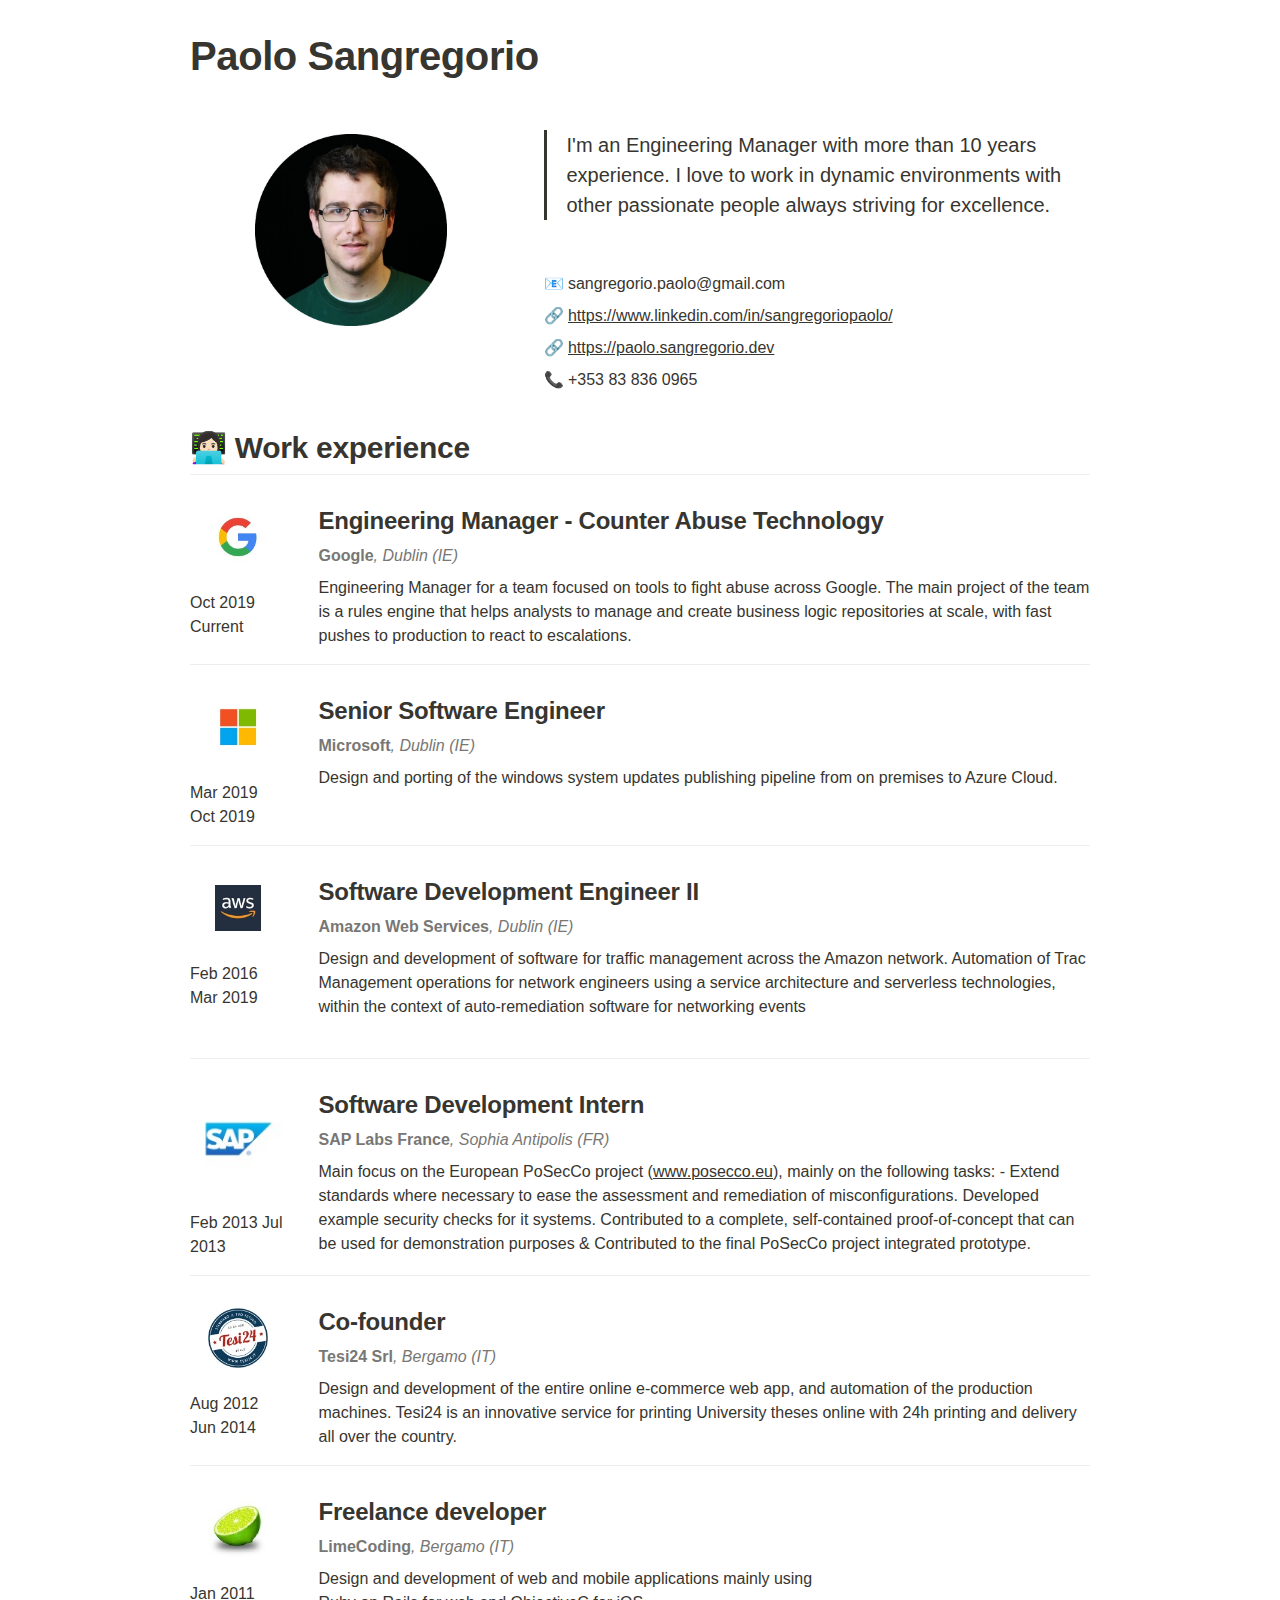
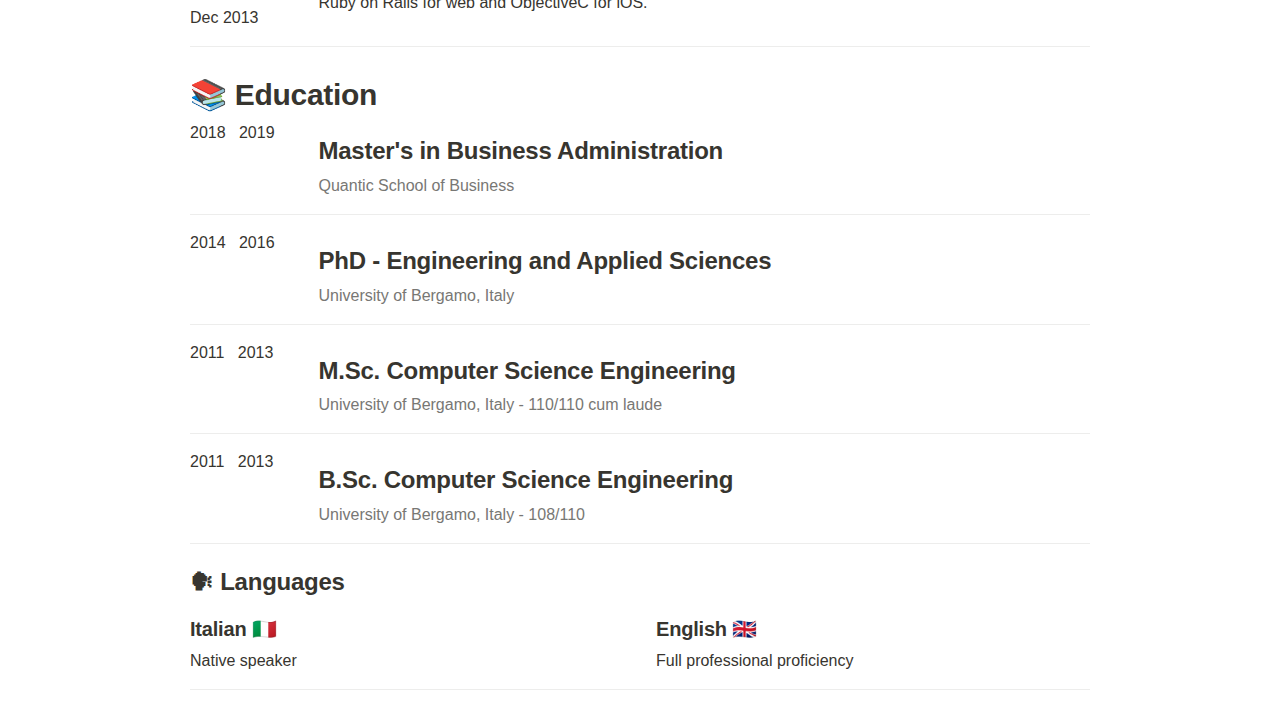
<file: index.html>
<html><head><meta http-equiv="Content-Type" content="text/html; charset=utf-8"/><title>Paolo Sangregorio</title><style>
/* cspell:disable-file */
/* webkit printing magic: print all background colors */
html {
	-webkit-print-color-adjust: exact;
}
* {
	box-sizing: border-box;
	-webkit-print-color-adjust: exact;
}

html,
body {
	margin: 0;
	padding: 0;
}
@media only screen {
	body {
		margin: 2em auto;
		max-width: 900px;
		color: rgb(55, 53, 47);
	}
}

body {
	line-height: 1.5;
	white-space: pre-wrap;
}

a,
a.visited {
	color: inherit;
	text-decoration: underline;
}

.pdf-relative-link-path {
	font-size: 80%;
	color: #444;
}

h1,
h2,
h3 {
	letter-spacing: -0.01em;
	line-height: 1.2;
	font-weight: 600;
	margin-bottom: 0;
}

.page-title {
	font-size: 2.5rem;
	font-weight: 700;
	margin-top: 0;
	margin-bottom: 0.75em;
}

h1 {
	font-size: 1.875rem;
	margin-top: 1.875rem;
}

h2 {
	font-size: 1.5rem;
	margin-top: 1.5rem;
}

h3 {
	font-size: 1.25rem;
	margin-top: 1.25rem;
}

.source {
	border: 1px solid #ddd;
	border-radius: 3px;
	padding: 1.5em;
	word-break: break-all;
}

.callout {
	border-radius: 3px;
	padding: 1rem;
}

figure {
	margin: 1.25em 0;
	page-break-inside: avoid;
}

figcaption {
	opacity: 0.5;
	font-size: 85%;
	margin-top: 0.5em;
}

mark {
	background-color: transparent;
}

.indented {
	padding-left: 1.5em;
}

hr {
	background: transparent;
	display: block;
	width: 100%;
	height: 1px;
	visibility: visible;
	border: none;
	border-bottom: 1px solid rgba(55, 53, 47, 0.09);
}

img {
	max-width: 100%;
}

@media only print {
	img {
		max-height: 100vh;
		object-fit: contain;
	}
}

@page {
	margin: 1in;
}

.collection-content {
	font-size: 0.875rem;
}

.column-list {
	display: flex;
	justify-content: space-between;
}

.column {
	padding: 0 1em;
}

.column:first-child {
	padding-left: 0;
}

.column:last-child {
	padding-right: 0;
}

.table_of_contents-item {
	display: block;
	font-size: 0.875rem;
	line-height: 1.3;
	padding: 0.125rem;
}

.table_of_contents-indent-1 {
	margin-left: 1.5rem;
}

.table_of_contents-indent-2 {
	margin-left: 3rem;
}

.table_of_contents-indent-3 {
	margin-left: 4.5rem;
}

.table_of_contents-link {
	text-decoration: none;
	opacity: 0.7;
	border-bottom: 1px solid rgba(55, 53, 47, 0.18);
}

table,
th,
td {
	border: 1px solid rgba(55, 53, 47, 0.09);
	border-collapse: collapse;
}

table {
	border-left: none;
	border-right: none;
}

th,
td {
	font-weight: normal;
	padding: 0.25em 0.5em;
	line-height: 1.5;
	min-height: 1.5em;
	text-align: left;
}

th {
	color: rgba(55, 53, 47, 0.6);
}

ol,
ul {
	margin: 0;
	margin-block-start: 0.6em;
	margin-block-end: 0.6em;
}

li > ol:first-child,
li > ul:first-child {
	margin-block-start: 0.6em;
}

ul > li {
	list-style: disc;
}

ul.to-do-list {
	text-indent: -1.7em;
}

ul.to-do-list > li {
	list-style: none;
}

.to-do-children-checked {
	text-decoration: line-through;
	opacity: 0.375;
}

ul.toggle > li {
	list-style: none;
}

ul {
	padding-inline-start: 1.7em;
}

ul > li {
	padding-left: 0.1em;
}

ol {
	padding-inline-start: 1.6em;
}

ol > li {
	padding-left: 0.2em;
}

.mono ol {
	padding-inline-start: 2em;
}

.mono ol > li {
	text-indent: -0.4em;
}

.toggle {
	padding-inline-start: 0em;
	list-style-type: none;
}

/* Indent toggle children */
.toggle > li > details {
	padding-left: 1.7em;
}

.toggle > li > details > summary {
	margin-left: -1.1em;
}

.selected-value {
	display: inline-block;
	padding: 0 0.5em;
	background: rgba(206, 205, 202, 0.5);
	border-radius: 3px;
	margin-right: 0.5em;
	margin-top: 0.3em;
	margin-bottom: 0.3em;
	white-space: nowrap;
}

.collection-title {
	display: inline-block;
	margin-right: 1em;
}

.simple-table {
	margin-top: 1em;
	font-size: 0.875rem;
	empty-cells: show;
}
.simple-table td {
	height: 29px;
	min-width: 120px;
}

.simple-table th {
	height: 29px;
	min-width: 120px;
}

.simple-table-header-color {
	background: rgb(247, 246, 243);
	color: black;
}
.simple-table-header {
	font-weight: 500;
}

time {
	opacity: 0.5;
}

.icon {
	display: inline-block;
	max-width: 1.2em;
	max-height: 1.2em;
	text-decoration: none;
	vertical-align: text-bottom;
	margin-right: 0.5em;
}

img.icon {
	border-radius: 3px;
}

.user-icon {
	width: 1.5em;
	height: 1.5em;
	border-radius: 100%;
	margin-right: 0.5rem;
}

.user-icon-inner {
	font-size: 0.8em;
}

.text-icon {
	border: 1px solid #000;
	text-align: center;
}

.page-cover-image {
	display: block;
	object-fit: cover;
	width: 100%;
	max-height: 30vh;
}

.page-header-icon {
	font-size: 3rem;
	margin-bottom: 1rem;
}

.page-header-icon-with-cover {
	margin-top: -0.72em;
	margin-left: 0.07em;
}

.page-header-icon img {
	border-radius: 3px;
}

.link-to-page {
	margin: 1em 0;
	padding: 0;
	border: none;
	font-weight: 500;
}

p > .user {
	opacity: 0.5;
}

td > .user,
td > time {
	white-space: nowrap;
}

input[type="checkbox"] {
	transform: scale(1.5);
	margin-right: 0.6em;
	vertical-align: middle;
}

p {
	margin-top: 0.5em;
	margin-bottom: 0.5em;
}

.image {
	border: none;
	margin: 1.5em 0;
	padding: 0;
	border-radius: 0;
	text-align: center;
}

.code,
code {
	background: rgba(135, 131, 120, 0.15);
	border-radius: 3px;
	padding: 0.2em 0.4em;
	border-radius: 3px;
	font-size: 85%;
	tab-size: 2;
}

code {
	color: #eb5757;
}

.code {
	padding: 1.5em 1em;
}

.code-wrap {
	white-space: pre-wrap;
	word-break: break-all;
}

.code > code {
	background: none;
	padding: 0;
	font-size: 100%;
	color: inherit;
}

blockquote {
	font-size: 1.25em;
	margin: 1em 0;
	padding-left: 1em;
	border-left: 3px solid rgb(55, 53, 47);
}

.bookmark {
	text-decoration: none;
	max-height: 8em;
	padding: 0;
	display: flex;
	width: 100%;
	align-items: stretch;
}

.bookmark-title {
	font-size: 0.85em;
	overflow: hidden;
	text-overflow: ellipsis;
	height: 1.75em;
	white-space: nowrap;
}

.bookmark-text {
	display: flex;
	flex-direction: column;
}

.bookmark-info {
	flex: 4 1 180px;
	padding: 12px 14px 14px;
	display: flex;
	flex-direction: column;
	justify-content: space-between;
}

.bookmark-image {
	width: 33%;
	flex: 1 1 180px;
	display: block;
	position: relative;
	object-fit: cover;
	border-radius: 1px;
}

.bookmark-description {
	color: rgba(55, 53, 47, 0.6);
	font-size: 0.75em;
	overflow: hidden;
	max-height: 4.5em;
	word-break: break-word;
}

.bookmark-href {
	font-size: 0.75em;
	margin-top: 0.25em;
}

.sans { font-family: ui-sans-serif, -apple-system, BlinkMacSystemFont, "Segoe UI", Helvetica, "Apple Color Emoji", Arial, sans-serif, "Segoe UI Emoji", "Segoe UI Symbol"; }
.code { font-family: "SFMono-Regular", Menlo, Consolas, "PT Mono", "Liberation Mono", Courier, monospace; }
.serif { font-family: Lyon-Text, Georgia, ui-serif, serif; }
.mono { font-family: iawriter-mono, Nitti, Menlo, Courier, monospace; }
.pdf .sans { font-family: Inter, ui-sans-serif, -apple-system, BlinkMacSystemFont, "Segoe UI", Helvetica, "Apple Color Emoji", Arial, sans-serif, "Segoe UI Emoji", "Segoe UI Symbol", 'Twemoji', 'Noto Color Emoji', 'Noto Sans CJK JP'; }
.pdf:lang(zh-CN) .sans { font-family: Inter, ui-sans-serif, -apple-system, BlinkMacSystemFont, "Segoe UI", Helvetica, "Apple Color Emoji", Arial, sans-serif, "Segoe UI Emoji", "Segoe UI Symbol", 'Twemoji', 'Noto Color Emoji', 'Noto Sans CJK SC'; }
.pdf:lang(zh-TW) .sans { font-family: Inter, ui-sans-serif, -apple-system, BlinkMacSystemFont, "Segoe UI", Helvetica, "Apple Color Emoji", Arial, sans-serif, "Segoe UI Emoji", "Segoe UI Symbol", 'Twemoji', 'Noto Color Emoji', 'Noto Sans CJK TC'; }
.pdf:lang(ko-KR) .sans { font-family: Inter, ui-sans-serif, -apple-system, BlinkMacSystemFont, "Segoe UI", Helvetica, "Apple Color Emoji", Arial, sans-serif, "Segoe UI Emoji", "Segoe UI Symbol", 'Twemoji', 'Noto Color Emoji', 'Noto Sans CJK KR'; }
.pdf .code { font-family: Source Code Pro, "SFMono-Regular", Menlo, Consolas, "PT Mono", "Liberation Mono", Courier, monospace, 'Twemoji', 'Noto Color Emoji', 'Noto Sans Mono CJK JP'; }
.pdf:lang(zh-CN) .code { font-family: Source Code Pro, "SFMono-Regular", Menlo, Consolas, "PT Mono", "Liberation Mono", Courier, monospace, 'Twemoji', 'Noto Color Emoji', 'Noto Sans Mono CJK SC'; }
.pdf:lang(zh-TW) .code { font-family: Source Code Pro, "SFMono-Regular", Menlo, Consolas, "PT Mono", "Liberation Mono", Courier, monospace, 'Twemoji', 'Noto Color Emoji', 'Noto Sans Mono CJK TC'; }
.pdf:lang(ko-KR) .code { font-family: Source Code Pro, "SFMono-Regular", Menlo, Consolas, "PT Mono", "Liberation Mono", Courier, monospace, 'Twemoji', 'Noto Color Emoji', 'Noto Sans Mono CJK KR'; }
.pdf .serif { font-family: PT Serif, Lyon-Text, Georgia, ui-serif, serif, 'Twemoji', 'Noto Color Emoji', 'Noto Serif CJK JP'; }
.pdf:lang(zh-CN) .serif { font-family: PT Serif, Lyon-Text, Georgia, ui-serif, serif, 'Twemoji', 'Noto Color Emoji', 'Noto Serif CJK SC'; }
.pdf:lang(zh-TW) .serif { font-family: PT Serif, Lyon-Text, Georgia, ui-serif, serif, 'Twemoji', 'Noto Color Emoji', 'Noto Serif CJK TC'; }
.pdf:lang(ko-KR) .serif { font-family: PT Serif, Lyon-Text, Georgia, ui-serif, serif, 'Twemoji', 'Noto Color Emoji', 'Noto Serif CJK KR'; }
.pdf .mono { font-family: PT Mono, iawriter-mono, Nitti, Menlo, Courier, monospace, 'Twemoji', 'Noto Color Emoji', 'Noto Sans Mono CJK JP'; }
.pdf:lang(zh-CN) .mono { font-family: PT Mono, iawriter-mono, Nitti, Menlo, Courier, monospace, 'Twemoji', 'Noto Color Emoji', 'Noto Sans Mono CJK SC'; }
.pdf:lang(zh-TW) .mono { font-family: PT Mono, iawriter-mono, Nitti, Menlo, Courier, monospace, 'Twemoji', 'Noto Color Emoji', 'Noto Sans Mono CJK TC'; }
.pdf:lang(ko-KR) .mono { font-family: PT Mono, iawriter-mono, Nitti, Menlo, Courier, monospace, 'Twemoji', 'Noto Color Emoji', 'Noto Sans Mono CJK KR'; }
.highlight-default {
	color: rgba(55, 53, 47, 1);
}
.highlight-gray {
	color: rgba(120, 119, 116, 1);
	fill: rgba(120, 119, 116, 1);
}
.highlight-brown {
	color: rgba(159, 107, 83, 1);
	fill: rgba(159, 107, 83, 1);
}
.highlight-orange {
	color: rgba(217, 115, 13, 1);
	fill: rgba(217, 115, 13, 1);
}
.highlight-yellow {
	color: rgba(203, 145, 47, 1);
	fill: rgba(203, 145, 47, 1);
}
.highlight-teal {
	color: rgba(68, 131, 97, 1);
	fill: rgba(68, 131, 97, 1);
}
.highlight-blue {
	color: rgba(51, 126, 169, 1);
	fill: rgba(51, 126, 169, 1);
}
.highlight-purple {
	color: rgba(144, 101, 176, 1);
	fill: rgba(144, 101, 176, 1);
}
.highlight-pink {
	color: rgba(193, 76, 138, 1);
	fill: rgba(193, 76, 138, 1);
}
.highlight-red {
	color: rgba(212, 76, 71, 1);
	fill: rgba(212, 76, 71, 1);
}
.highlight-gray_background {
	background: rgba(241, 241, 239, 1);
}
.highlight-brown_background {
	background: rgba(244, 238, 238, 1);
}
.highlight-orange_background {
	background: rgba(251, 236, 221, 1);
}
.highlight-yellow_background {
	background: rgba(251, 243, 219, 1);
}
.highlight-teal_background {
	background: rgba(237, 243, 236, 1);
}
.highlight-blue_background {
	background: rgba(231, 243, 248, 1);
}
.highlight-purple_background {
	background: rgba(244, 240, 247, 0.8);
}
.highlight-pink_background {
	background: rgba(249, 238, 243, 0.8);
}
.highlight-red_background {
	background: rgba(253, 235, 236, 1);
}
.block-color-default {
	color: inherit;
	fill: inherit;
}
.block-color-gray {
	color: rgba(120, 119, 116, 1);
	fill: rgba(120, 119, 116, 1);
}
.block-color-brown {
	color: rgba(159, 107, 83, 1);
	fill: rgba(159, 107, 83, 1);
}
.block-color-orange {
	color: rgba(217, 115, 13, 1);
	fill: rgba(217, 115, 13, 1);
}
.block-color-yellow {
	color: rgba(203, 145, 47, 1);
	fill: rgba(203, 145, 47, 1);
}
.block-color-teal {
	color: rgba(68, 131, 97, 1);
	fill: rgba(68, 131, 97, 1);
}
.block-color-blue {
	color: rgba(51, 126, 169, 1);
	fill: rgba(51, 126, 169, 1);
}
.block-color-purple {
	color: rgba(144, 101, 176, 1);
	fill: rgba(144, 101, 176, 1);
}
.block-color-pink {
	color: rgba(193, 76, 138, 1);
	fill: rgba(193, 76, 138, 1);
}
.block-color-red {
	color: rgba(212, 76, 71, 1);
	fill: rgba(212, 76, 71, 1);
}
.block-color-gray_background {
	background: rgba(241, 241, 239, 1);
}
.block-color-brown_background {
	background: rgba(244, 238, 238, 1);
}
.block-color-orange_background {
	background: rgba(251, 236, 221, 1);
}
.block-color-yellow_background {
	background: rgba(251, 243, 219, 1);
}
.block-color-teal_background {
	background: rgba(237, 243, 236, 1);
}
.block-color-blue_background {
	background: rgba(231, 243, 248, 1);
}
.block-color-purple_background {
	background: rgba(244, 240, 247, 0.8);
}
.block-color-pink_background {
	background: rgba(249, 238, 243, 0.8);
}
.block-color-red_background {
	background: rgba(253, 235, 236, 1);
}
.select-value-color-pink { background-color: rgba(245, 224, 233, 1); }
.select-value-color-purple { background-color: rgba(232, 222, 238, 1); }
.select-value-color-green { background-color: rgba(219, 237, 219, 1); }
.select-value-color-gray { background-color: rgba(227, 226, 224, 1); }
.select-value-color-opaquegray { background-color: rgba(255, 255, 255, 0.0375); }
.select-value-color-orange { background-color: rgba(250, 222, 201, 1); }
.select-value-color-brown { background-color: rgba(238, 224, 218, 1); }
.select-value-color-red { background-color: rgba(255, 226, 221, 1); }
.select-value-color-yellow { background-color: rgba(253, 236, 200, 1); }
.select-value-color-blue { background-color: rgba(211, 229, 239, 1); }

.checkbox {
	display: inline-flex;
	vertical-align: text-bottom;
	width: 16;
	height: 16;
	background-size: 16px;
	margin-left: 2px;
	margin-right: 5px;
}

.checkbox-on {
	background-image: url("data:image/svg+xml;charset=UTF-8,%3Csvg%20width%3D%2216%22%20height%3D%2216%22%20viewBox%3D%220%200%2016%2016%22%20fill%3D%22none%22%20xmlns%3D%22http%3A%2F%2Fwww.w3.org%2F2000%2Fsvg%22%3E%0A%3Crect%20width%3D%2216%22%20height%3D%2216%22%20fill%3D%22%2358A9D7%22%2F%3E%0A%3Cpath%20d%3D%22M6.71429%2012.2852L14%204.9995L12.7143%203.71436L6.71429%209.71378L3.28571%206.2831L2%207.57092L6.71429%2012.2852Z%22%20fill%3D%22white%22%2F%3E%0A%3C%2Fsvg%3E");
}

.checkbox-off {
	background-image: url("data:image/svg+xml;charset=UTF-8,%3Csvg%20width%3D%2216%22%20height%3D%2216%22%20viewBox%3D%220%200%2016%2016%22%20fill%3D%22none%22%20xmlns%3D%22http%3A%2F%2Fwww.w3.org%2F2000%2Fsvg%22%3E%0A%3Crect%20x%3D%220.75%22%20y%3D%220.75%22%20width%3D%2214.5%22%20height%3D%2214.5%22%20fill%3D%22white%22%20stroke%3D%22%2336352F%22%20stroke-width%3D%221.5%22%2F%3E%0A%3C%2Fsvg%3E");
}
	
</style></head><body><article id="7c31502c-984b-4027-a5e6-9326cf17216b" class="page sans"><header><h1 class="page-title">Paolo Sangregorio</h1></header><div class="page-body"><div id="283fcf0a-f445-496d-8139-b8770068050e" class="column-list"><div id="6c1b7695-562c-40e3-a896-05227d2fd403" style="width:37.5%" class="column"><figure id="eb82a324-2279-452c-97b6-99cbd7ae3fd1" class="image"><a href="Paolo%20Sangregorio%207c31502c984b4027a5e69326cf17216b/Untitled_2.jpg"><img style="width:192px" src="Paolo%20Sangregorio%207c31502c984b4027a5e69326cf17216b/Untitled_2.jpg"/></a></figure></div><div id="a0cf2ec1-0ee9-481f-84e8-a327a1f4b2e1" style="width:62.5%" class="column"><blockquote id="71005b8b-6b54-4460-aaf0-579f7ab73efd" class="">I&#x27;m an Engineering Manager with more than 10 years experience. I love to work in dynamic environments with other passionate people always striving for excellence.</blockquote><p id="acfcab7c-fe51-4b29-9896-3ac6558291b9" class="">
</p><p id="1fbee413-762d-4bf6-b0b7-0b05d7f0ff46" class="">📧 sangregorio.paolo@gmail.com</p><p id="633228d3-b7fd-4b1f-ba83-1594f27a122c" class="">🔗 <a href="https://www.linkedin.com/in/sangregoriopaolo/">https://www.linkedin.com/in/sangregoriopaolo/</a></p><p id="1092a8a3-6bf2-48fc-aa2f-63130c207ddf" class="">🔗 <a href="https://paolo.sangregorio.dev">https://paolo.sangregorio.dev</a></p><p id="7414da02-9741-44cf-b227-729d63466d1f" class="">📞 +353 83 836 0965</p></div></div><h1 id="f9df2782-5e6b-44ef-afb3-c1a08d9b2707" class=""><strong>👩🏻‍💻</strong> Work experience</h1><hr id="54b652e0-689b-493b-bd94-ae4f3eb8a1a4"/><div id="53f12c0e-b531-4f4f-b60c-051456152998" class="column-list"><div id="df0b9352-3efb-4594-86a0-5cd31e6ba5a8" style="width:12.5%" class="column"><figure id="bd2b0ad8-4185-42d0-ba11-437a03522fb4" class="image"><a href="Paolo%20Sangregorio%207c31502c984b4027a5e69326cf17216b/1519856215226.jpeg"><img style="width:60px" src="Paolo%20Sangregorio%207c31502c984b4027a5e69326cf17216b/1519856215226.jpeg"/></a></figure><p id="6ab4addb-2378-4aec-ab37-7959b3665096" class="">Oct 2019 Current</p></div><div id="04f73208-1bcc-47c4-891b-6d41ff2d78f4" style="width:87.5%" class="column"><h2 id="3d4feff1-0d56-4fc1-8d23-965afdb1a963" class="">Engineering Manager - Counter Abuse Technology</h2><p id="f3622b86-f157-4e67-8cb0-0c699a9a1bbd" class="block-color-gray"><strong>Google</strong><em>, Dublin (IE)</em></p><p id="b681c6a7-e848-4d92-9223-a4b5e5227306" class="">Engineering Manager for a team focused on tools to fight abuse across Google. The main project of the team is a rules engine that helps analysts to manage and create business logic repositories at scale, with fast pushes to production to react to escalations.</p></div></div><hr id="54c58d52-5f89-4de8-b1f1-6d390b7deced"/><div id="298b64be-4311-447c-9732-bf6d95903b37" class="column-list"><div id="968b3f7a-2417-485d-9dd7-e0d88c6c7b02" style="width:12.5%" class="column"><figure id="b4a7320f-8904-4015-bcaf-241e9766c9d9" class="image"><a href="Paolo%20Sangregorio%207c31502c984b4027a5e69326cf17216b/1618231291419.jpeg"><img style="width:60px" src="Paolo%20Sangregorio%207c31502c984b4027a5e69326cf17216b/1618231291419.jpeg"/></a></figure><p id="b020b009-feaf-471f-a4a5-9ec4806a1393" class="">Mar 2019 Oct 2019</p></div><div id="4eb54d55-d931-4a87-9694-3cfc76b4d1c8" style="width:87.5%" class="column"><h2 id="7a1964f9-387e-4453-95c6-f7021b367a8e" class="">Senior Software Engineer</h2><p id="93c6e9cc-6a0d-43c2-ab2f-fdd4546ea6f4" class="block-color-gray"><strong>Microsoft</strong><em>, Dublin (IE)</em></p><p id="03d75af7-2d05-41cf-81e4-bade2143ec4c" class="">Design and porting of the windows system updates publishing pipeline from on premises to Azure Cloud.</p></div></div><hr id="1ecbcc47-ce64-420b-b9c2-65e3688f1aa4"/><div id="4658771d-7555-4457-9678-a41d2b190d2e" class="column-list"><div id="02c9cd34-475f-4140-8351-5e684f5bae4c" style="width:12.5%" class="column"><figure id="a1c70668-cdfe-47d4-b185-7680deeacb7a" class="image"><a href="Paolo%20Sangregorio%207c31502c984b4027a5e69326cf17216b/1633027000701.png"><img style="width:60px" src="Paolo%20Sangregorio%207c31502c984b4027a5e69326cf17216b/1633027000701.png"/></a></figure><p id="519c5800-e9ba-40b6-914b-891623767d7f" class="">Feb 2016 Mar 2019</p><p id="fae8898f-a028-4f41-8f29-49cecaa2c0f9" class="">
</p></div><div id="64c22282-7954-4c9a-9868-e3e02a473271" style="width:87.5%" class="column"><h2 id="044b1430-a2ca-4c19-b381-4eec1516566c" class="">Software Development Engineer II</h2><p id="f89b9f70-e206-4555-824d-067491ac809e" class="block-color-gray"><strong>Amazon Web Services</strong><em>, Dublin (IE)</em></p><p id="5a86b976-f64c-4234-86b7-cc3bd2a6abaf" class="">Design and development of software for traffic management across the Amazon network. Automation of Trac Management operations for network engineers using a service architecture and serverless technologies, within the context of auto-remediation software for networking events</p></div></div><hr id="e0e9f592-68ff-449c-84f0-073cf48c1d5c"/><div id="394f199f-b439-41c7-a2d9-97cbcef1ba80" class="column-list"><div id="bd534247-0262-411b-b298-51fc6a3b9c5a" style="width:12.5%" class="column"><figure id="8a001a75-460a-4054-b4c2-ef6096603ee6" class="image"><a href="Paolo%20Sangregorio%207c31502c984b4027a5e69326cf17216b/1625579523932.jpeg"><img style="width:100px" src="Paolo%20Sangregorio%207c31502c984b4027a5e69326cf17216b/1625579523932.jpeg"/></a></figure><p id="bd3b9e94-918a-42e1-a60b-277c137b0be3" class="">Feb 2013 Jul 2013</p></div><div id="0d485211-81bf-4646-96da-02be94d07781" style="width:87.5%" class="column"><h2 id="3321d6c9-611f-4e9e-ac3c-1a59d1090a55" class="">Software Development Intern</h2><p id="a701b026-5dec-4ea3-9eef-84fa3d0f5855" class="block-color-gray"><strong>SAP Labs France</strong><em>, Sophia Antipolis (FR)</em></p><p id="046b4b12-4de9-4c67-b16c-fce835cd774c" class="">Main focus on the European PoSecCo project (<a href="http://www.posecco.eu/">www.posecco.eu</a>), mainly on the following tasks: - Extend standards where necessary to ease the assessment and remediation of misconfigurations. Developed example security checks for it systems. Contributed to a complete, self-contained proof-of-concept that can be used for demonstration purposes &amp; Contributed to the final PoSecCo project integrated prototype.</p></div></div><hr id="b05d8b22-1f00-4f6f-8558-9f587c662cd8"/><div id="c91da84d-7ab0-4376-9b6e-d4309616bf3b" class="column-list"><div id="8629ef87-3856-43c2-9714-ec809de5d14b" style="width:12.5%" class="column"><figure id="250d3226-f218-43ea-8ab0-2397b7604806" class="image"><a href="Paolo%20Sangregorio%207c31502c984b4027a5e69326cf17216b/1560597328558.jpeg"><img style="width:60px" src="Paolo%20Sangregorio%207c31502c984b4027a5e69326cf17216b/1560597328558.jpeg"/></a></figure><p id="8e8ef929-867a-4741-bbad-34b1945e0268" class="">Aug 2012 Jun 2014</p></div><div id="f77e9131-dab7-4d95-a26f-6583daee8a91" style="width:87.5%" class="column"><h2 id="43e55d95-3b7b-4873-a3f7-a09fd16e604a" class="">Co-founder</h2><p id="7d614e96-cfbd-49af-8665-36e1669ae587" class="block-color-gray"><strong>Tesi24 Srl</strong><em>, Bergamo (IT)</em></p><p id="f060e2fd-75a7-42b6-be16-7c5a3b6c26d7" class="">Design and development of the entire online e-commerce web app, and automation of the production machines. Tesi24 is an innovative service for printing University theses online with 24h printing and delivery all over the country.</p></div></div><hr id="8f2ec3be-61de-4251-b033-ce24d545a808"/><div id="ab13f8e4-6b0a-48d8-8291-590104dda537" class="column-list"><div id="9eefa3e8-a45f-44e6-b628-c6800327efb8" style="width:12.5%" class="column"><figure id="1eb9e77a-11f4-4658-8391-18e56e6dca65" class="image"><a href="Paolo%20Sangregorio%207c31502c984b4027a5e69326cf17216b/1519922086742.jpeg"><img style="width:60px" src="Paolo%20Sangregorio%207c31502c984b4027a5e69326cf17216b/1519922086742.jpeg"/></a></figure><p id="6444450d-55b1-4fdf-93de-2499bf5bc0dd" class="">Jan 2011 Dec 2013</p></div><div id="c2b8a0cc-39f0-42e4-bd08-ba8bf19c1400" style="width:87.5%" class="column"><h2 id="2f6e27f5-eeac-416d-91c0-25aba85cf663" class="">Freelance developer</h2><p id="7f98aba8-17ce-4882-9eae-e33e8de9b6c6" class="block-color-gray"><strong>LimeCoding</strong><em>, Bergamo (IT)</em></p><p id="8d87ff5b-37b5-476f-ab07-b4cffe382c88" class="">Design and development of web and mobile applications mainly using
Ruby on Rails for web and ObjectiveC for iOS.</p></div></div><hr id="8b022882-5b1a-4bf8-baa0-fd44b8e1e6ef"/><h1 id="6150dcb3-5839-40b1-a9f3-bef2dc141715" class="">📚 Education</h1><div id="f78ffc5d-fed1-45a5-96c1-f63bd0917743" class="column-list"><div id="033bd7eb-212d-4b07-9f69-d0cd3056f158" style="width:12.5%" class="column"><p id="162a0bed-c281-4705-a8fc-13b1dab82739" class="">2018   2019</p></div><div id="b2ce71dc-29e0-4723-b1c7-d503d95ad7b4" style="width:87.5%" class="column"><h2 id="e95c8e2a-d971-4fcf-a37d-f4b34c36ea6f" class="">Master&#x27;s in Business Administration</h2><p id="d0a2756d-85a9-4a07-91e6-b10019c78e4a" class="block-color-gray">Quantic School of Business</p></div></div><hr id="7453e3a4-4890-4e85-b39f-6477eea9f365"/><div id="0a8e2e5c-f676-4556-95bb-2f4ae4dec90f" class="column-list"><div id="b1bd4b22-658b-4456-9127-f6b99205ea82" style="width:12.5%" class="column"><p id="faabc2de-c6fb-4938-a055-0343f3f1176f" class="">2014   2016</p></div><div id="c8c2bcee-1afe-45b9-85ef-965d1a18584a" style="width:87.5%" class="column"><h2 id="e91f8661-ae46-4b30-82ca-97b1b10df3c1" class="">PhD - Engineering and Applied Sciences</h2><p id="bfb0dd0c-c6d5-4578-807b-d22b0c2c0ca7" class="block-color-gray">University of Bergamo, Italy</p></div></div><hr id="098b9f5b-80df-420a-bc86-a834bc538f3e"/><div id="fae31ee5-24fc-49be-841e-bbae4069239a" class="column-list"><div id="8b7a56e9-9417-4e0d-999a-ca3b3a583396" style="width:12.5%" class="column"><p id="f8395a90-22eb-4861-8a5f-83bc4f595762" class="">2011   2013</p></div><div id="2ba5d4e7-2193-449b-afab-4e3ac51f5a05" style="width:87.5%" class="column"><h2 id="0332eb77-3c10-4c71-a62d-13b2ee4d8470" class="">M.Sc. Computer Science Engineering</h2><p id="6a35f465-b134-4ee3-b19c-b65eb5e1d66d" class="block-color-gray">University of Bergamo, Italy - 110/110 cum laude</p></div></div><hr id="9cc73acc-2706-452f-92a2-250e6d66cd44"/><div id="c3aea83b-bff8-46ec-a694-ce8fe85851a0" class="column-list"><div id="079c1e43-16ab-4060-9c4c-8830bf5bb9f8" style="width:12.5%" class="column"><p id="47af8133-7557-4bf0-b5c9-fe7603d6b8dd" class="">2011   2013</p></div><div id="fa6d0b1f-e6e6-451e-8a1a-9497df5e0ca1" style="width:87.5%" class="column"><h2 id="7a6d0bab-d33c-4c06-ad6e-7c58e44dc92c" class="">B.Sc. Computer Science Engineering</h2><p id="f8faa8e7-f77c-419b-a8be-aa34ec2a4832" class="block-color-gray">University of Bergamo, Italy - 108/110</p></div></div><hr id="4faa2066-3c6c-4942-9b4e-39dcfc9e4011"/><h2 id="b7c0818e-9b74-4225-a1cf-f95db846cccd" class="">🗣 Languages</h2><div id="cd87420b-4d28-4e46-b546-fc0aa580231c" class="column-list"><div id="44e8b9e3-0ebb-4825-bbc6-39a504b7663d" style="width:50%" class="column"><h3 id="439e184c-46df-400d-87bc-a53ec6bd5831" class="">Italian 🇮🇹</h3><p id="f77a71f5-c1dc-45be-9096-807a1d7d4f54" class="">Native speaker</p></div><div id="74558245-f62e-40e5-bb91-852d3c5cc371" style="width:50%" class="column"><h3 id="7eca29bb-b425-4b08-9782-ac105765390a" class="">English 🇬🇧</h3><p id="91dd335a-2abf-4b80-97c1-1ef5e20b8e2b" class="">Full professional proficiency</p></div></div><hr id="878977f8-89f9-4adc-b94f-9a261975cecc"/></div></article></body></html>
</file>
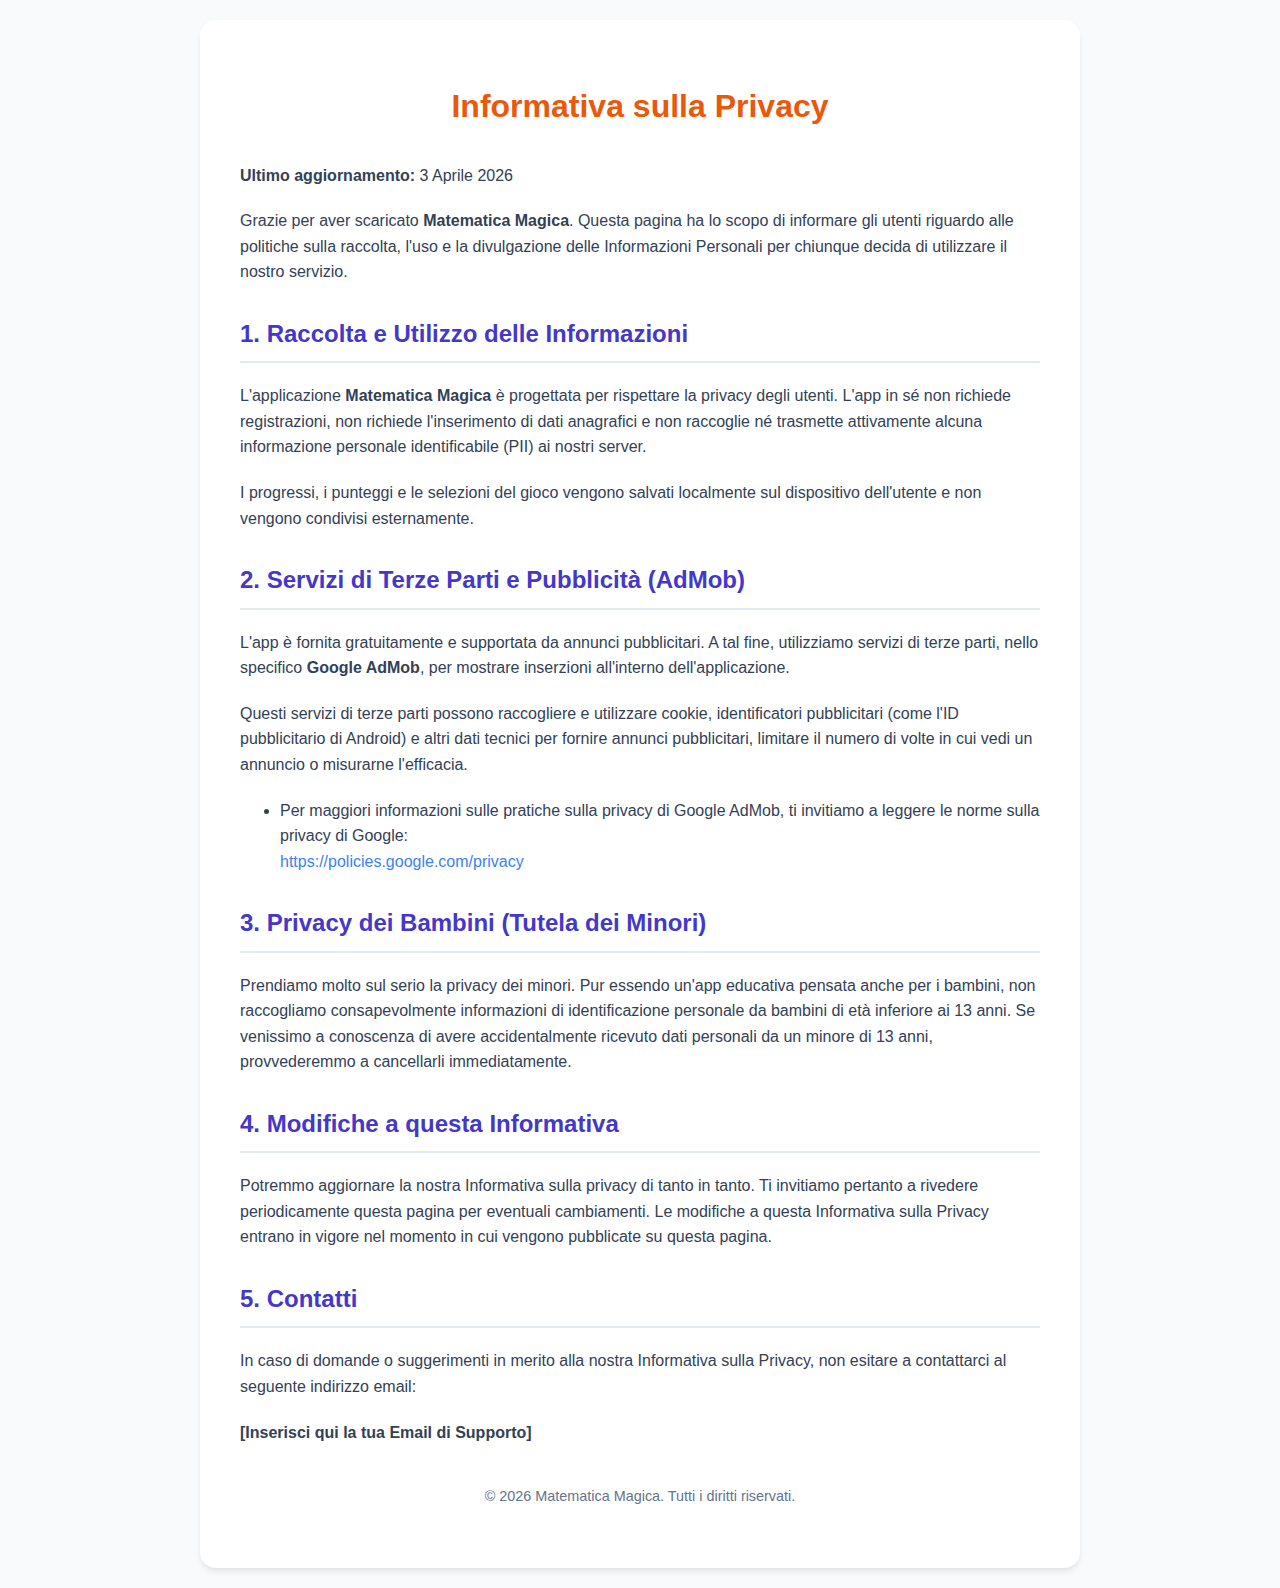
<file: limec-privacy-policy.html>
<!DOCTYPE html>
<html lang="it">

<head>
    <meta charset="UTF-8">
    <meta name="viewport" content="width=device-width, initial-scale=1.0">
    <title>Informativa sulla Privacy - Matematica Magica</title>
    <style>
        body {
            font-family: -apple-system, BlinkMacSystemFont, "Segoe UI", Roboto, Helvetica, Arial, sans-serif;
            line-height: 1.6;
            color: #334155;
            background-color: #f8fafc;
            margin: 0;
            padding: 20px;
        }

        .container {
            max-width: 800px;
            margin: 0 auto;
            background: #ffffff;
            padding: 40px;
            border-radius: 16px;
            box-shadow: 0 4px 6px -1px rgba(0, 0, 0, 0.1);
        }

        h1 {
            color: #ea580c;
            text-align: center;
            margin-bottom: 30px;
        }

        h2 {
            color: #4338ca;
            margin-top: 30px;
            border-bottom: 2px solid #e2e8f0;
            padding-bottom: 8px;
        }

        p,
        ul {
            margin-bottom: 20px;
        }

        a {
            color: #3b82f6;
            text-decoration: none;
        }

        a:hover {
            text-decoration: underline;
        }

        .footer {
            margin-top: 40px;
            text-align: center;
            font-size: 0.9em;
            color: #64748b;
        }
    </style>
</head>

<body>
    <div class="container">
        <h1>Informativa sulla Privacy</h1>
        <p><strong>Ultimo aggiornamento:</strong> <span id="date">3 Aprile 2026</span></p>

        <p>Grazie per aver scaricato <strong>Matematica Magica</strong>. Questa pagina ha lo scopo di informare gli
            utenti riguardo alle politiche sulla raccolta, l'uso e la divulgazione delle Informazioni Personali per
            chiunque decida di utilizzare il nostro servizio.</p>

        <h2>1. Raccolta e Utilizzo delle Informazioni</h2>
        <p>L'applicazione <strong>Matematica Magica</strong> è progettata per rispettare la privacy degli utenti. L'app
            in sé non richiede registrazioni, non richiede l'inserimento di dati anagrafici e non raccoglie né trasmette
            attivamente alcuna informazione personale identificabile (PII) ai nostri server.</p>
        <p>I progressi, i punteggi e le selezioni del gioco vengono salvati localmente sul dispositivo dell'utente e non
            vengono condivisi esternamente.</p>

        <h2>2. Servizi di Terze Parti e Pubblicità (AdMob)</h2>
        <p>L'app è fornita gratuitamente e supportata da annunci pubblicitari. A tal fine, utilizziamo servizi di terze
            parti, nello specifico <strong>Google AdMob</strong>, per mostrare inserzioni all'interno dell'applicazione.
        </p>
        <p>Questi servizi di terze parti possono raccogliere e utilizzare cookie, identificatori pubblicitari (come l'ID
            pubblicitario di Android) e altri dati tecnici per fornire annunci pubblicitari, limitare il numero di volte
            in cui vedi un annuncio o misurarne l'efficacia.</p>
        <ul>
            <li>Per maggiori informazioni sulle pratiche sulla privacy di Google AdMob, ti invitiamo a leggere le norme
                sulla privacy di Google: <br>
                <a href="https://policies.google.com/privacy" target="_blank">https://policies.google.com/privacy</a>
            </li>
        </ul>

        <h2>3. Privacy dei Bambini (Tutela dei Minori)</h2>
        <p>Prendiamo molto sul serio la privacy dei minori. Pur essendo un'app educativa pensata anche per i bambini,
            non raccogliamo consapevolmente informazioni di identificazione personale da bambini di età inferiore ai 13
            anni. Se venissimo a conoscenza di avere accidentalmente ricevuto dati personali da un minore di 13 anni,
            provvederemmo a cancellarli immediatamente.</p>

        <h2>4. Modifiche a questa Informativa</h2>
        <p>Potremmo aggiornare la nostra Informativa sulla privacy di tanto in tanto. Ti invitiamo pertanto a rivedere
            periodicamente questa pagina per eventuali cambiamenti. Le modifiche a questa Informativa sulla Privacy
            entrano in vigore nel momento in cui vengono pubblicate su questa pagina.</p>

        <h2>5. Contatti</h2>
        <p>In caso di domande o suggerimenti in merito alla nostra Informativa sulla Privacy, non esitare a contattarci
            al seguente indirizzo email:</p>
        <p><strong>[Inserisci qui la tua Email di Supporto]</strong></p>

        <div class="footer">
            <p>&copy; 2026 Matematica Magica. Tutti i diritti riservati.</p>
        </div>
    </div>
</body>

</html>
</file>
